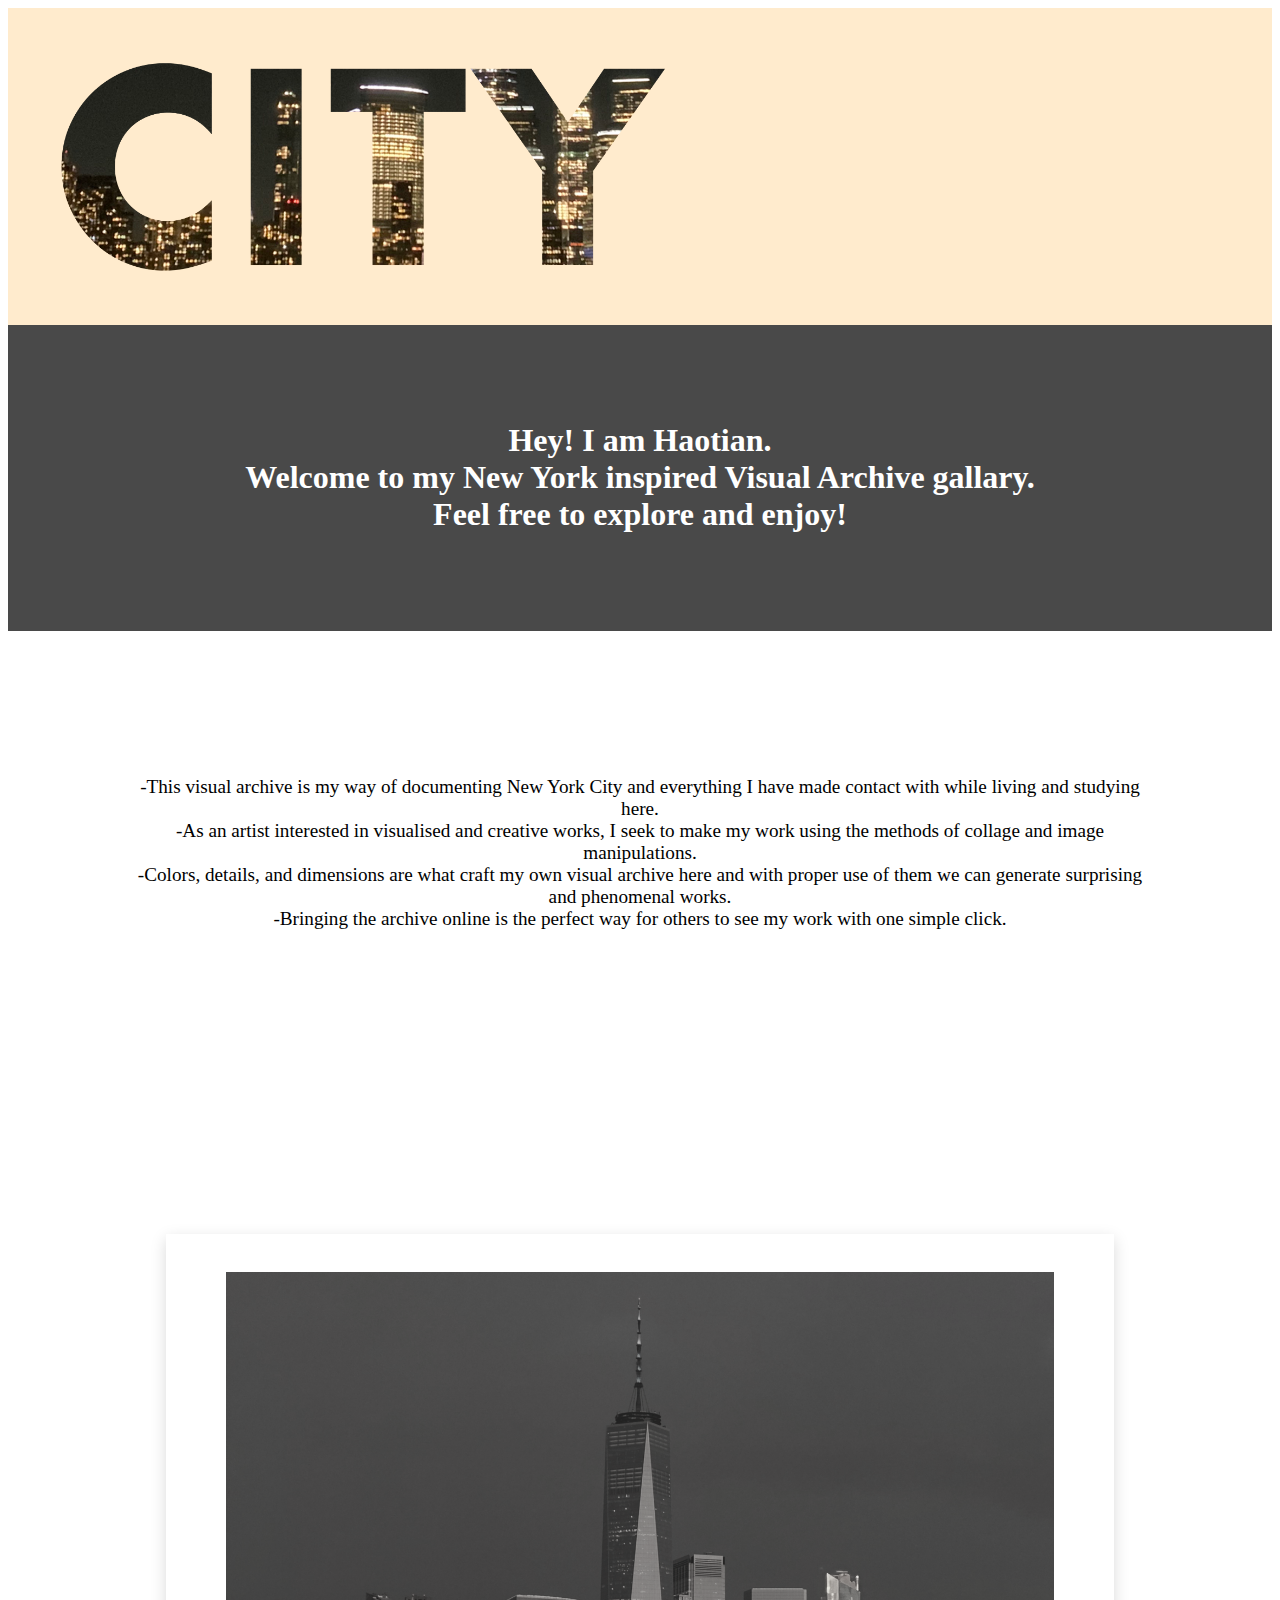
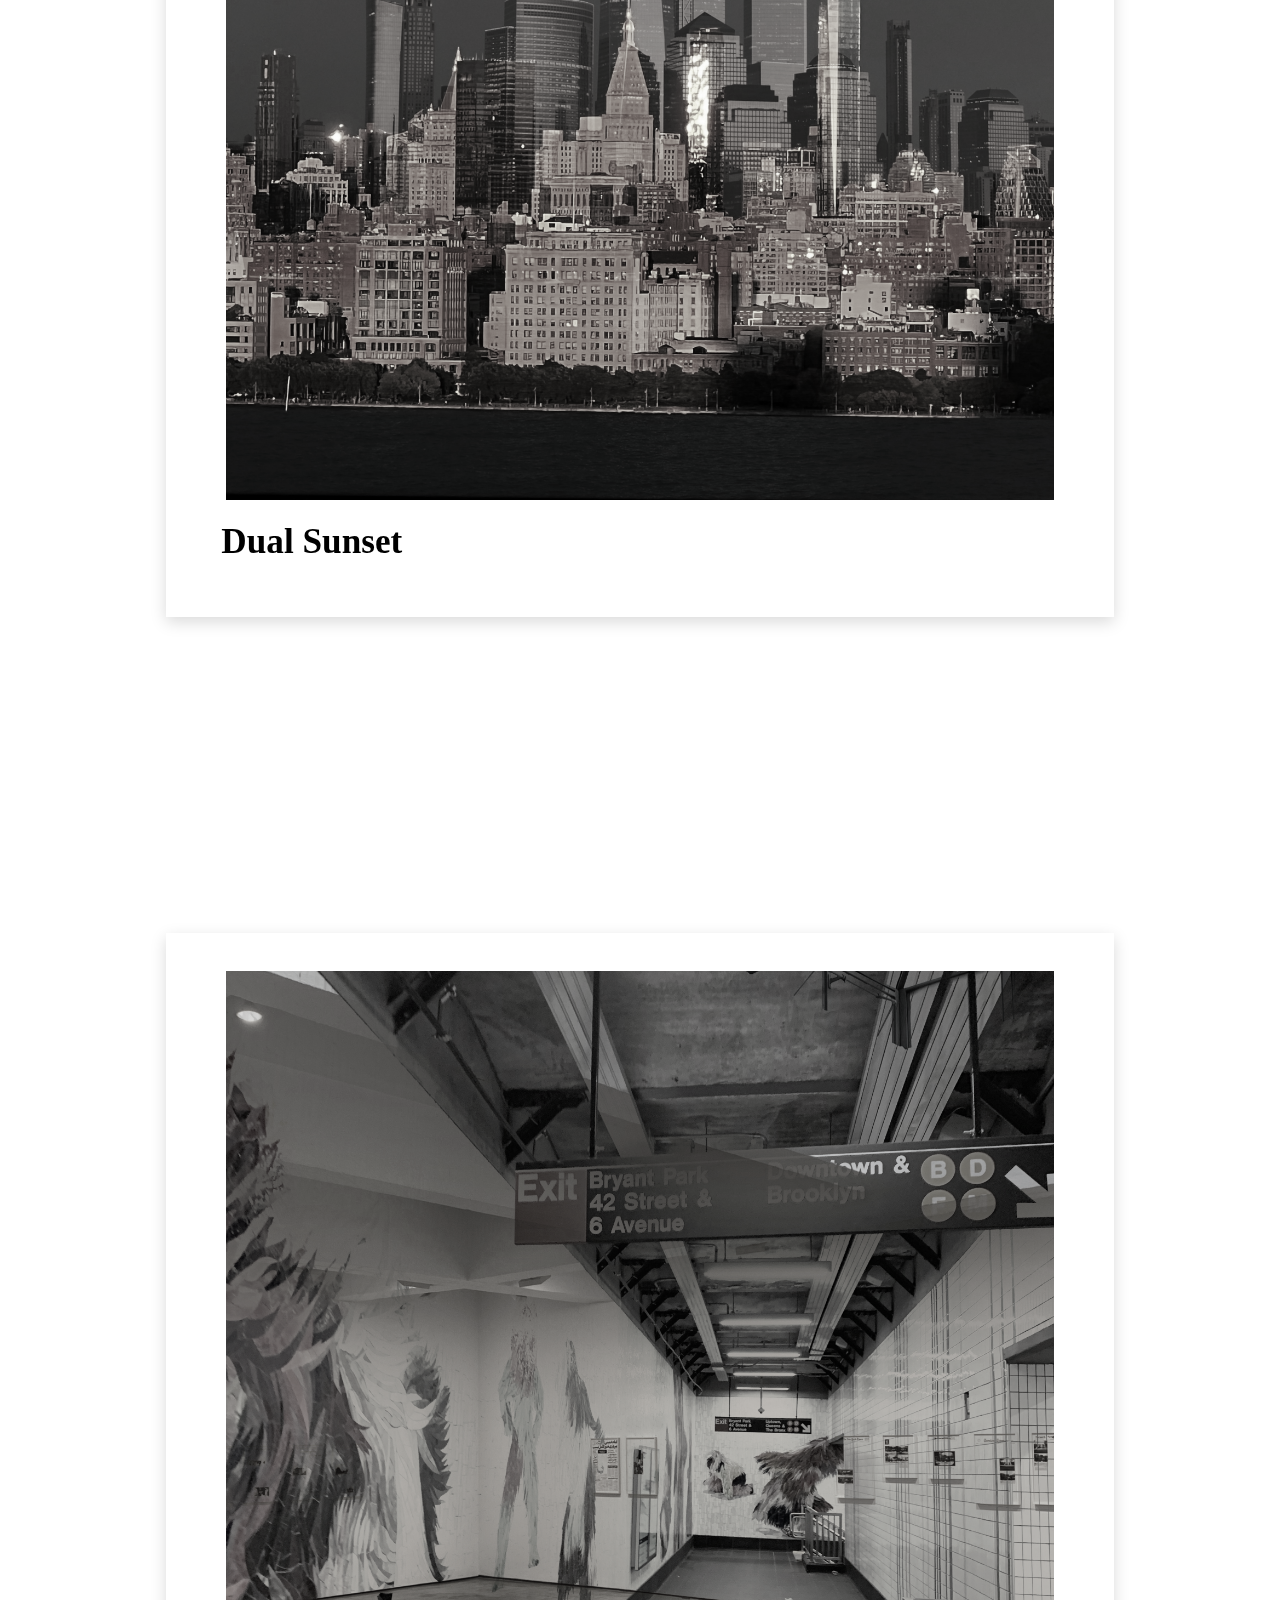
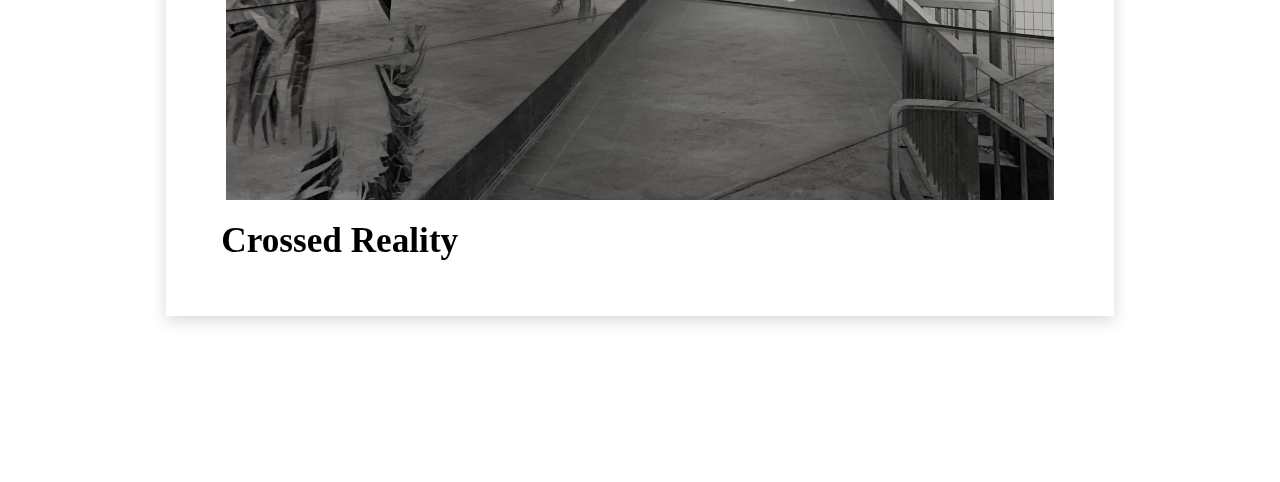
<file: index.html>
<!DOCTYPE html>
<html>

<head>
    <meta name="viewport" content="width=device-width">
<link href='https://fonts.googleapis.com/css?family=Inter' rel='stylesheet'>
<link rel="stylesheet" href="style.css" />
</style>
</head>

<body>

    <div class="head">

        <div class="head-icon">
            <img src="back1.png" width="55%">
        </div>

        <div class="head-text">
            <h1>Hey! I am Haotian. 
                <br>
                Welcome to my New York inspired Visual Archive gallary.
                <br>
                Feel free to explore and enjoy!
            </h1>
        </div>
    </div>

    <div id="description">
        <p>
            -This visual archive is my way of documenting New York City and everything I have made contact with while living and studying here.
            <br>
            -As an artist interested in visualised and creative works, I seek to make my work using the methods of collage and image manipulations.
            <br>
            -Colors, details, and dimensions are what craft my own visual archive here and with proper use of them we can generate surprising and phenomenal works.
            <br>
            -Bringing the archive online is the perfect way for others to see my work with one simple click.
        </p>
    </div>
    

    <div class="container">

        <div id="archive1"> 
            <div class="img">
                <img src="archive1.jpg" width="95%" height="95%">
                <h1 class="img-title"><a href="pages/img1.html">Dual Sunset</a></h1>
            </div>
        </div>

        <div id="archive2"> 
            <div class="img">
                <img src="archive2.jpg" width="95%" height="95%">
                <h1 class="img-title"><a href="pages/img2.html">Crossed Reality</a></h1>
            </div>
        </div>

    </div>

</body>

</html>
</file>
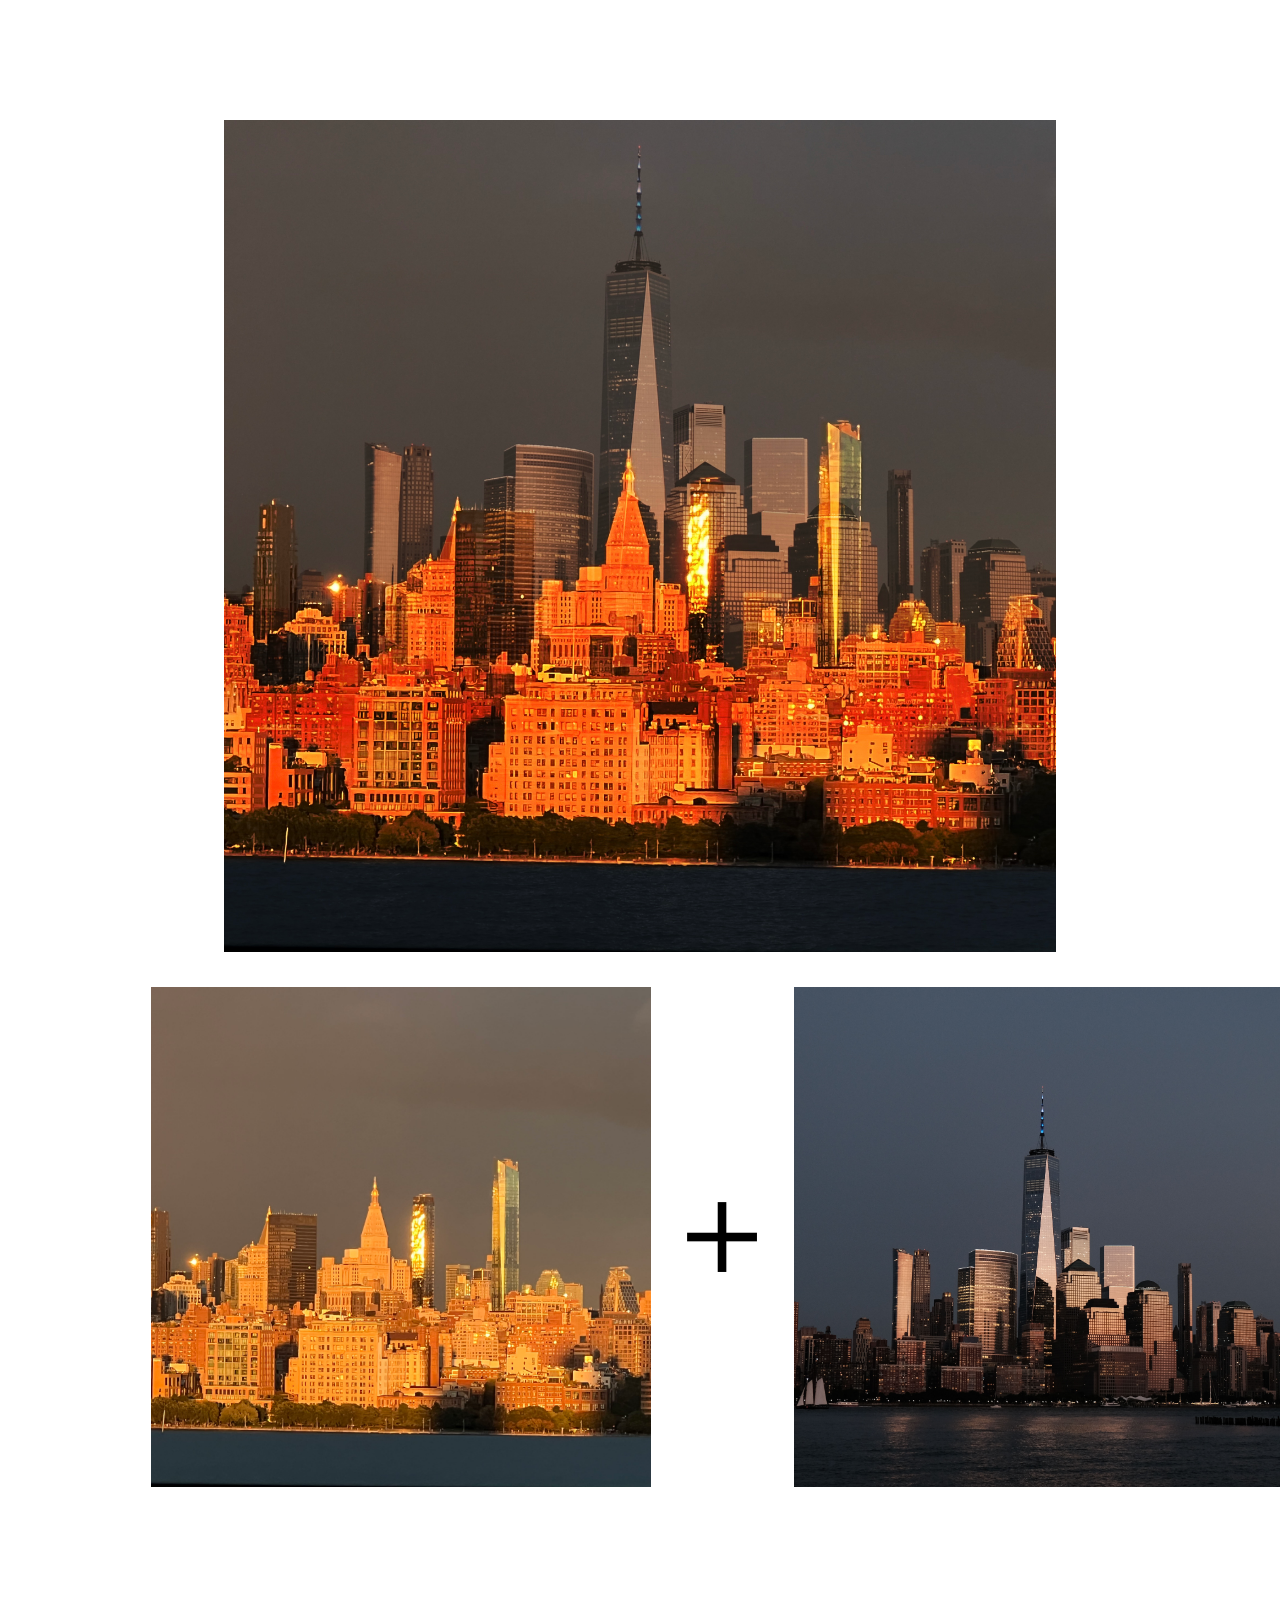
<file: pages/img1.html>
<!DOCTYPE html>
<html>

<head>
    <meta name="viewport" content="width=device-width">
<link href='https://fonts.googleapis.com/css?family=Inter' rel='stylesheet'>
<link rel="stylesheet" href="img1.css" />
</style>
</head>

<body>

    <img src="../archive1.jpg" width="80%">
    
    <div class="container">
 
            <div class="img">
                <img src="1-1.JPG" width="500px">
            </div>

            <div class="plus">
                <img src="plus.png" width="80px">
            </div>

            <div class="img">
                <img src="1-2.JPG" width="500px">
            </div>

    </div>

</body>

</html>
</file>
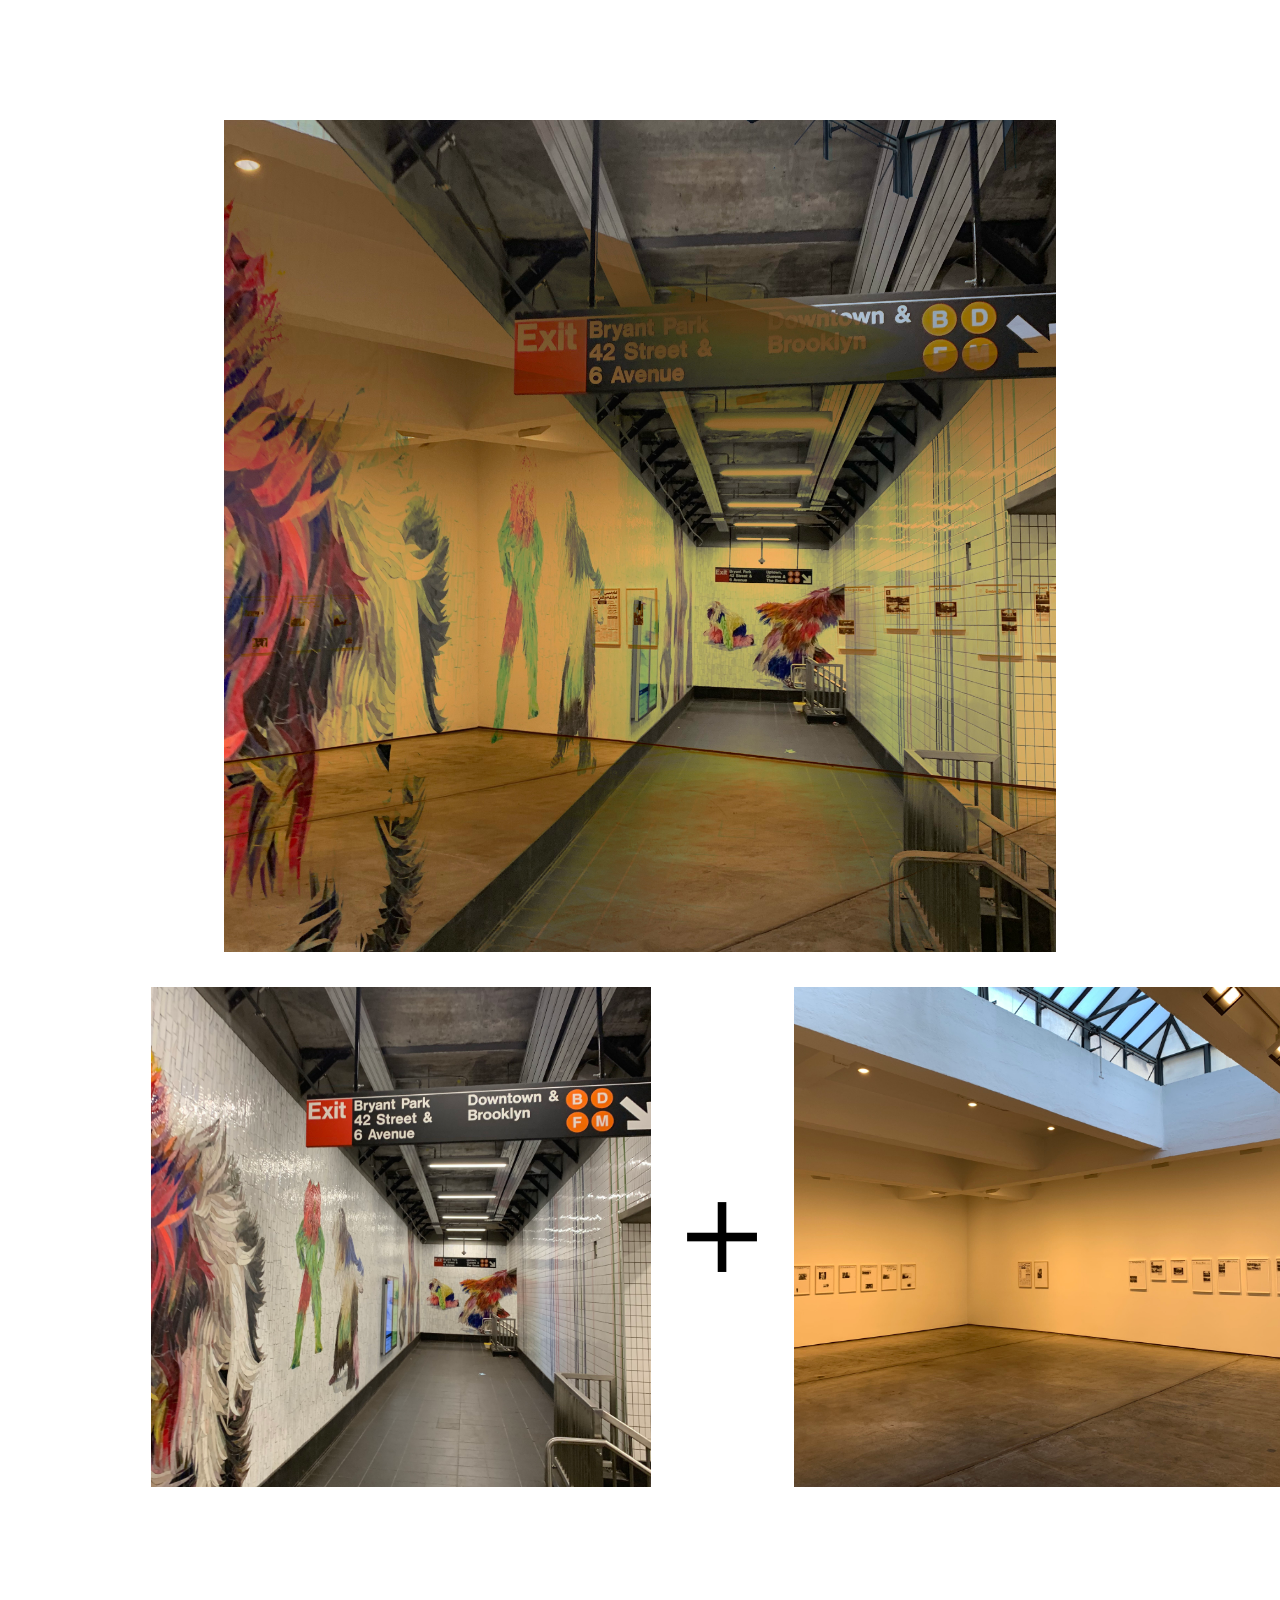
<file: pages/img2.html>
<!DOCTYPE html>
<html>

<head>
    <meta name="viewport" content="width=device-width">
<link href='https://fonts.googleapis.com/css?family=Inter' rel='stylesheet'>
<link rel="stylesheet" href="img1.css" />
</style>
</head>

<body>

    <img src="../archive2.jpg" width="80%">
    
    <div class="container">
 
            <div class="img">
                <img src="2-1.JPG" width="500px">
            </div>

            <div class="plus">
                <img src="plus.png" width="80px">
            </div>

            <div class="img">
                <img src="2-2.JPG" width="500px">
            </div>

    </div>

</body>

</html>
</file>
<file: style.css>
body {
  font-family: Futura;
  color: rgb(0, 0, 0);
}

.head {
}

.head-icon {
  align-content: center;
  background-color: blanchedalmond;
  padding: 2%;
}

.head-text {
  background-color: rgba(0, 0, 0, 0.712);
  color: white;
  text-align: center;
  padding: 6%;
  padding-top: 6%;
}

#description {
  text-align: center;
  padding: 5%;
  margin: 5%;
  font-size: 120%;
}

a:link {
  color: rgb(0, 0, 0);
  text-decoration: none;
}

a:visited {
  color: rgb(0, 0, 0);
  background-color: transparent;
}

a:hover {
  color: rgb(255, 191, 72);
  background-color: transparent;
  text-decoration: underline;
}

.container {
  display: flex;
  flex-direction: column;
  align-items: center;
}

.img {
  padding: 3%;
  margin: 12.5%;
  text-align: center;
  filter: grayscale(95%);
  box-shadow: rgba(0, 0, 0, 0.15) 0px 5px 15px 0px;
}

.img:hover {
  padding: 3%;
  text-align: center;
  filter: grayscale(0%);
  box-shadow: rgba(0, 0, 0, 0.349) 0px 5px 15px 0px;
}

.img-title {
  text-align: left;
  font-size: 2.2rem;
  padding: 2%;
  margin: 0%;
}
</file>
<file: pages/img1.css>
body {
  color: rgb(255, 255, 255);
  text-align: center;
  padding: 2.5rem;
  margin: 5rem;
}

#page {
  margin: 3rem;
}

.container {
  display: flex;
  flex-direction: row;
  align-items: center;
  padding: 0rem;
}

.img {
  margin: 3%;
  padding: 0%;
  flex-basis: 45%;
}

.plus {
}
</file>
